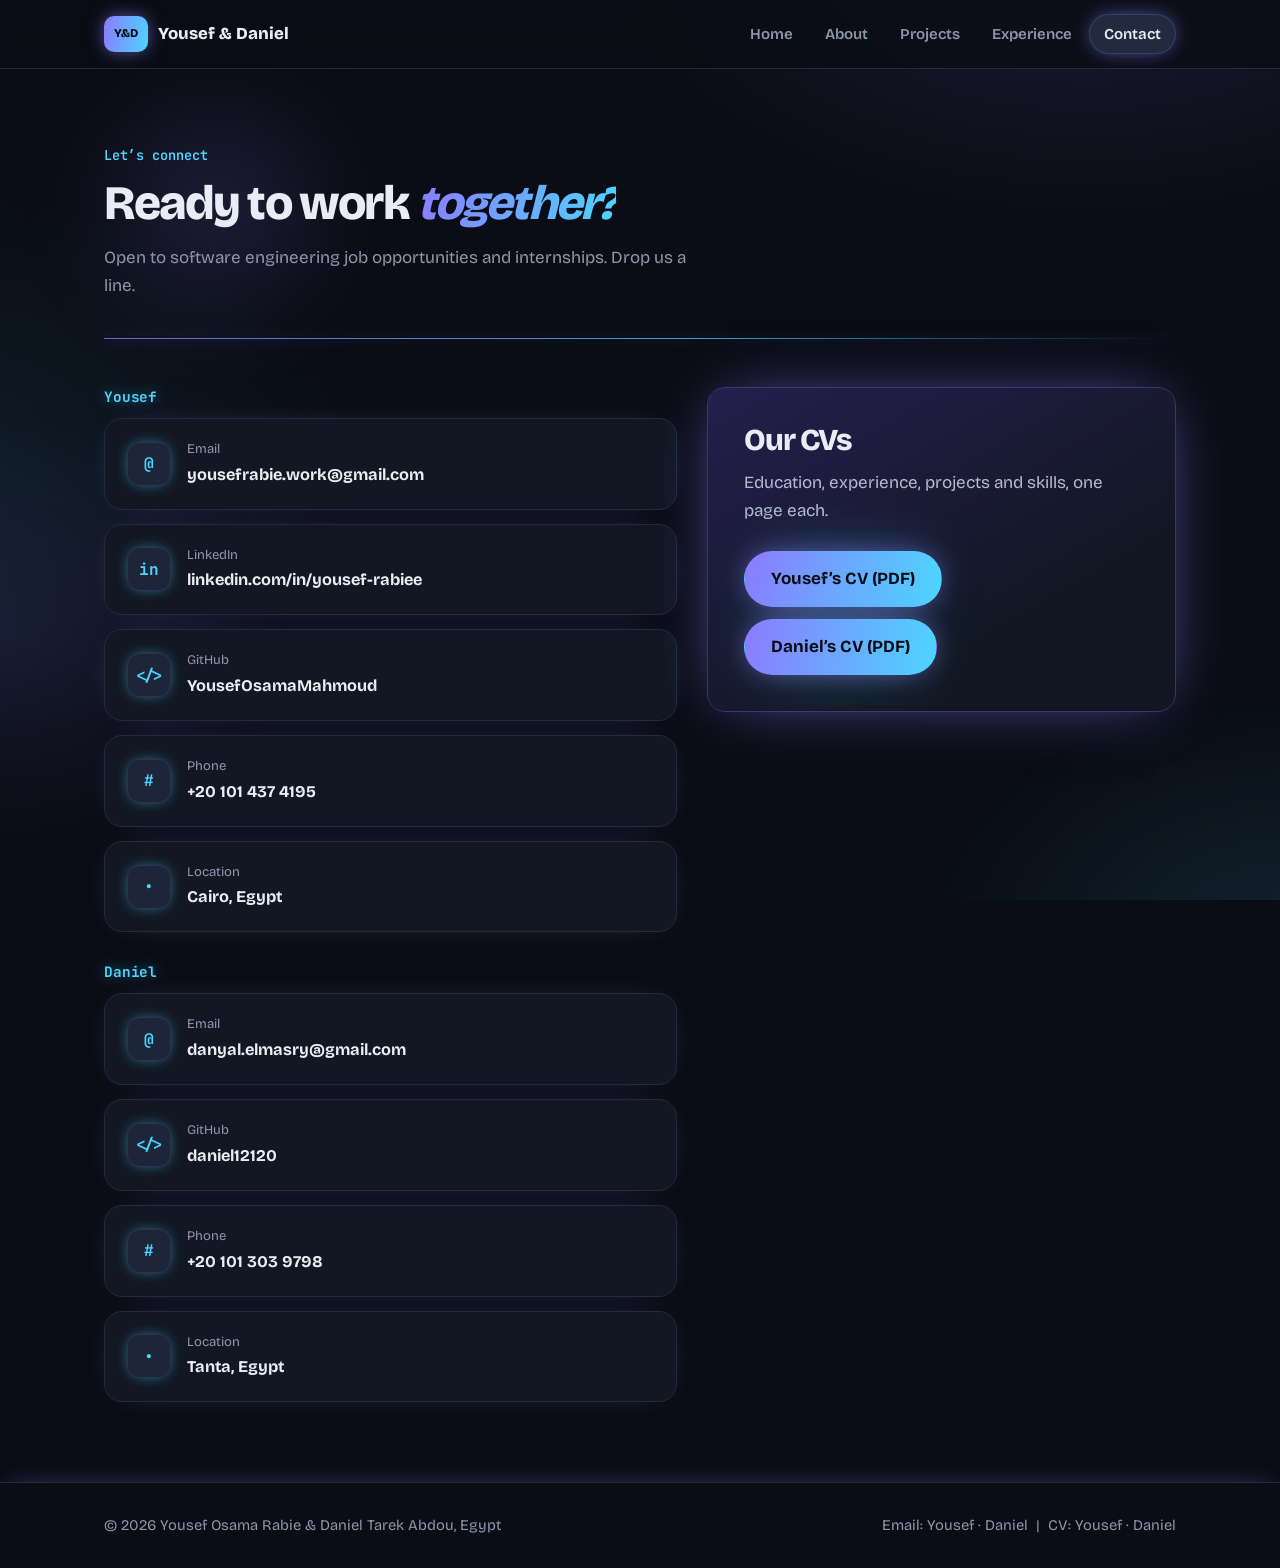
<file: contact.html>
<!DOCTYPE html>
<html lang="en">
<head>
<meta charset="utf-8">
<meta name="viewport" content="width=device-width, initial-scale=1">
<title>Contact | Yousef Rabie &amp; Daniel Abdou</title>
<meta name="description" content="Yousef Rabie and Daniel Abdou: software engineering students building reliable backends, APIs and AI-powered data systems.">
<link rel="preconnect" href="https://fonts.googleapis.com">
<link rel="preconnect" href="https://fonts.gstatic.com" crossorigin>
<link href="https://fonts.googleapis.com/css2?family=Bricolage+Grotesque:opsz,wght@12..96,400;12..96,600;12..96,800&family=JetBrains+Mono:wght@400;600&display=swap" rel="stylesheet">
<link rel="stylesheet" href="style.css">
</head>
<body>
<header><div class="wrap"><nav aria-label="Main">
<a class="brand" href="index.html"><span class="logo">Y&amp;D</span>Yousef &amp; Daniel</a>
<ul>
<li><a href="index.html">Home</a></li>
<li><a href="about.html">About</a></li>
<li><a href="projects.html">Projects</a></li>
<li><a href="experience.html">Experience</a></li>
<li><a href="contact.html" aria-current="page">Contact</a></li>
</ul></nav></div></header>
<main>
<div class="wrap">
<div class="page-head"><span class="tag">Let&rsquo;s connect</span><h2>Ready to work <span class="g">together?</span></h2><p class="sub">Open to software engineering job opportunities and internships. Drop us a line.</p></div>
<section class="block"><div class="contact">
<div>
<h3 class="who">Yousef</h3>
<ul class="links">
<li><a class="card" href="mailto:yousefrabie.work@gmail.com"><span class="ico">@</span><span><small>Email</small><strong>yousefrabie.work@gmail.com</strong></span></a></li>
<li><a class="card" href="https://linkedin.com/in/yousef-rabiee" target="_blank" rel="noopener"><span class="ico">in</span><span><small>LinkedIn</small><strong>linkedin.com/in/yousef-rabiee</strong></span></a></li>
<li><a class="card" href="https://github.com/YousefOsamaMahmoud" target="_blank" rel="noopener"><span class="ico">&lt;/&gt;</span><span><small>GitHub</small><strong>YousefOsamaMahmoud</strong></span></a></li>
<li><a class="card" href="tel:+201014374195"><span class="ico">#</span><span><small>Phone</small><strong>+20 101 437 4195</strong></span></a></li>
<li><div class="card"><span class="ico">&bull;</span><span><small>Location</small><strong>Cairo, Egypt</strong></span></div></li>
</ul>
<h3 class="who">Daniel</h3>
<ul class="links">
<li><a class="card" href="mailto:danyal.elmasry@gmail.com"><span class="ico">@</span><span><small>Email</small><strong>danyal.elmasry@gmail.com</strong></span></a></li>
<li><a class="card" href="https://github.com/daniel12120" target="_blank" rel="noopener"><span class="ico">&lt;/&gt;</span><span><small>GitHub</small><strong>daniel12120</strong></span></a></li>
<li><a class="card" href="tel:+201013039798"><span class="ico">#</span><span><small>Phone</small><strong>+20 101 303 9798</strong></span></a></li>
<li><div class="card"><span class="ico">&bull;</span><span><small>Location</small><strong>Tanta, Egypt</strong></span></div></li>
</ul>
</div>
<div class="card cv"><h2>Our CVs</h2><p>Education, experience, projects and skills, one page each.</p><div class="btns"><a class="btn primary" href="assets/Yousef_Rabie_CV.pdf" download>Yousef&rsquo;s CV (PDF)</a><a class="btn primary" href="assets/Daniel_Abdou_CV.pdf" download>Daniel&rsquo;s CV (PDF)</a></div></div>
</div></section>
</div>
</main>
<footer><div class="wrap"><span>&copy; 2026 Yousef Osama Rabie &amp; Daniel Tarek Abdou, Egypt</span><span>Email: <a href="mailto:yousefrabie.work@gmail.com">Yousef</a> &middot; <a href="mailto:danyal.elmasry@gmail.com">Daniel</a> &nbsp;|&nbsp; CV: <a href="assets/Yousef_Rabie_CV.pdf" download>Yousef</a> &middot; <a href="assets/Daniel_Abdou_CV.pdf" download>Daniel</a></span></div></footer>
</body>
</html>
</file>
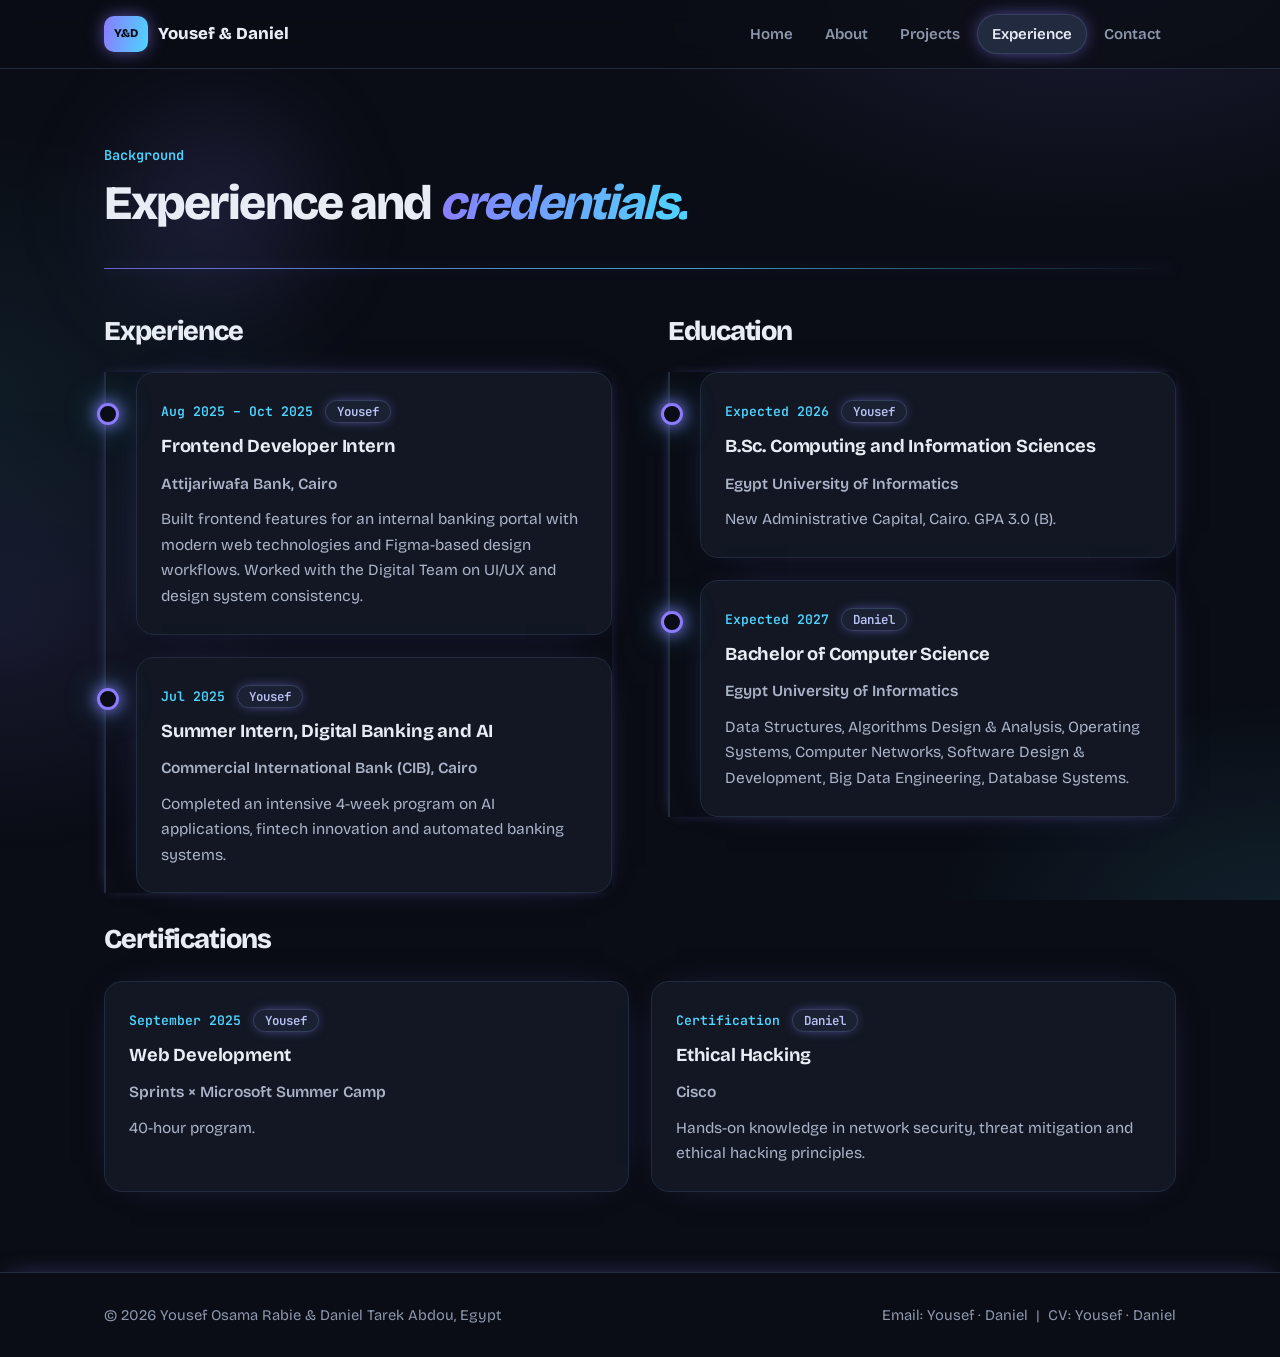
<file: experience.html>
<!DOCTYPE html>
<html lang="en">
<head>
<meta charset="utf-8">
<meta name="viewport" content="width=device-width, initial-scale=1">
<title>Experience | Yousef Rabie &amp; Daniel Abdou</title>
<meta name="description" content="Yousef Rabie and Daniel Abdou: software engineering students building reliable backends, APIs and AI-powered data systems.">
<link rel="preconnect" href="https://fonts.googleapis.com">
<link rel="preconnect" href="https://fonts.gstatic.com" crossorigin>
<link href="https://fonts.googleapis.com/css2?family=Bricolage+Grotesque:opsz,wght@12..96,400;12..96,600;12..96,800&family=JetBrains+Mono:wght@400;600&display=swap" rel="stylesheet">
<link rel="stylesheet" href="style.css">
</head>
<body>
<header><div class="wrap"><nav aria-label="Main">
<a class="brand" href="index.html"><span class="logo">Y&amp;D</span>Yousef &amp; Daniel</a>
<ul>
<li><a href="index.html">Home</a></li>
<li><a href="about.html">About</a></li>
<li><a href="projects.html">Projects</a></li>
<li><a href="experience.html" aria-current="page">Experience</a></li>
<li><a href="contact.html">Contact</a></li>
</ul></nav></div></header>
<main>
<div class="wrap">
<div class="page-head"><span class="tag">Background</span><h2>Experience and <span class="g">credentials.</span></h2></div>
<section class="block"><div class="cols eq">
<div><h2>Experience</h2>
<ul class="tl">
<li class="card"><span class="when">Aug 2025 &ndash; Oct 2025</span> <span class="by">Yousef</span><h3>Frontend Developer Intern</h3><p class="org">Attijariwafa Bank, Cairo</p><p>Built frontend features for an internal banking portal with modern web technologies and Figma-based design workflows. Worked with the Digital Team on UI/UX and design system consistency.</p></li>
<li class="card"><span class="when">Jul 2025</span> <span class="by">Yousef</span><h3>Summer Intern, Digital Banking and AI</h3><p class="org">Commercial International Bank (CIB), Cairo</p><p>Completed an intensive 4-week program on AI applications, fintech innovation and automated banking systems.</p></li>
</ul></div>
<div class="side">
<h2>Education</h2>
<ul class="tl">
<li class="card"><span class="when">Expected 2026</span> <span class="by">Yousef</span><h3>B.Sc. Computing and Information Sciences</h3><p class="org">Egypt University of Informatics</p><p>New Administrative Capital, Cairo. GPA 3.0 (B).</p></li>
<li class="card"><span class="when">Expected 2027</span> <span class="by">Daniel</span><h3>Bachelor of Computer Science</h3><p class="org">Egypt University of Informatics</p><p>Data Structures, Algorithms Design &amp; Analysis, Operating Systems, Computer Networks, Software Design &amp; Development, Big Data Engineering, Database Systems.</p></li>
</ul>
</div></div>
<h2 class="sp2">Certifications</h2>
<ul class="tl two">
<li class="card"><span class="when">September 2025</span> <span class="by">Yousef</span><h3>Web Development</h3><p class="org">Sprints &times; Microsoft Summer Camp</p><p>40-hour program.</p></li>
<li class="card"><span class="when">Certification</span> <span class="by">Daniel</span><h3>Ethical Hacking</h3><p class="org">Cisco</p><p>Hands-on knowledge in network security, threat mitigation and ethical hacking principles.</p></li>
</ul>
</section>
</div>
</main>
<footer><div class="wrap"><span>&copy; 2026 Yousef Osama Rabie &amp; Daniel Tarek Abdou, Egypt</span><span>Email: <a href="mailto:yousefrabie.work@gmail.com">Yousef</a> &middot; <a href="mailto:danyal.elmasry@gmail.com">Daniel</a> &nbsp;|&nbsp; CV: <a href="assets/Yousef_Rabie_CV.pdf" download>Yousef</a> &middot; <a href="assets/Daniel_Abdou_CV.pdf" download>Daniel</a></span></div></footer>
</body>
</html>
</file>
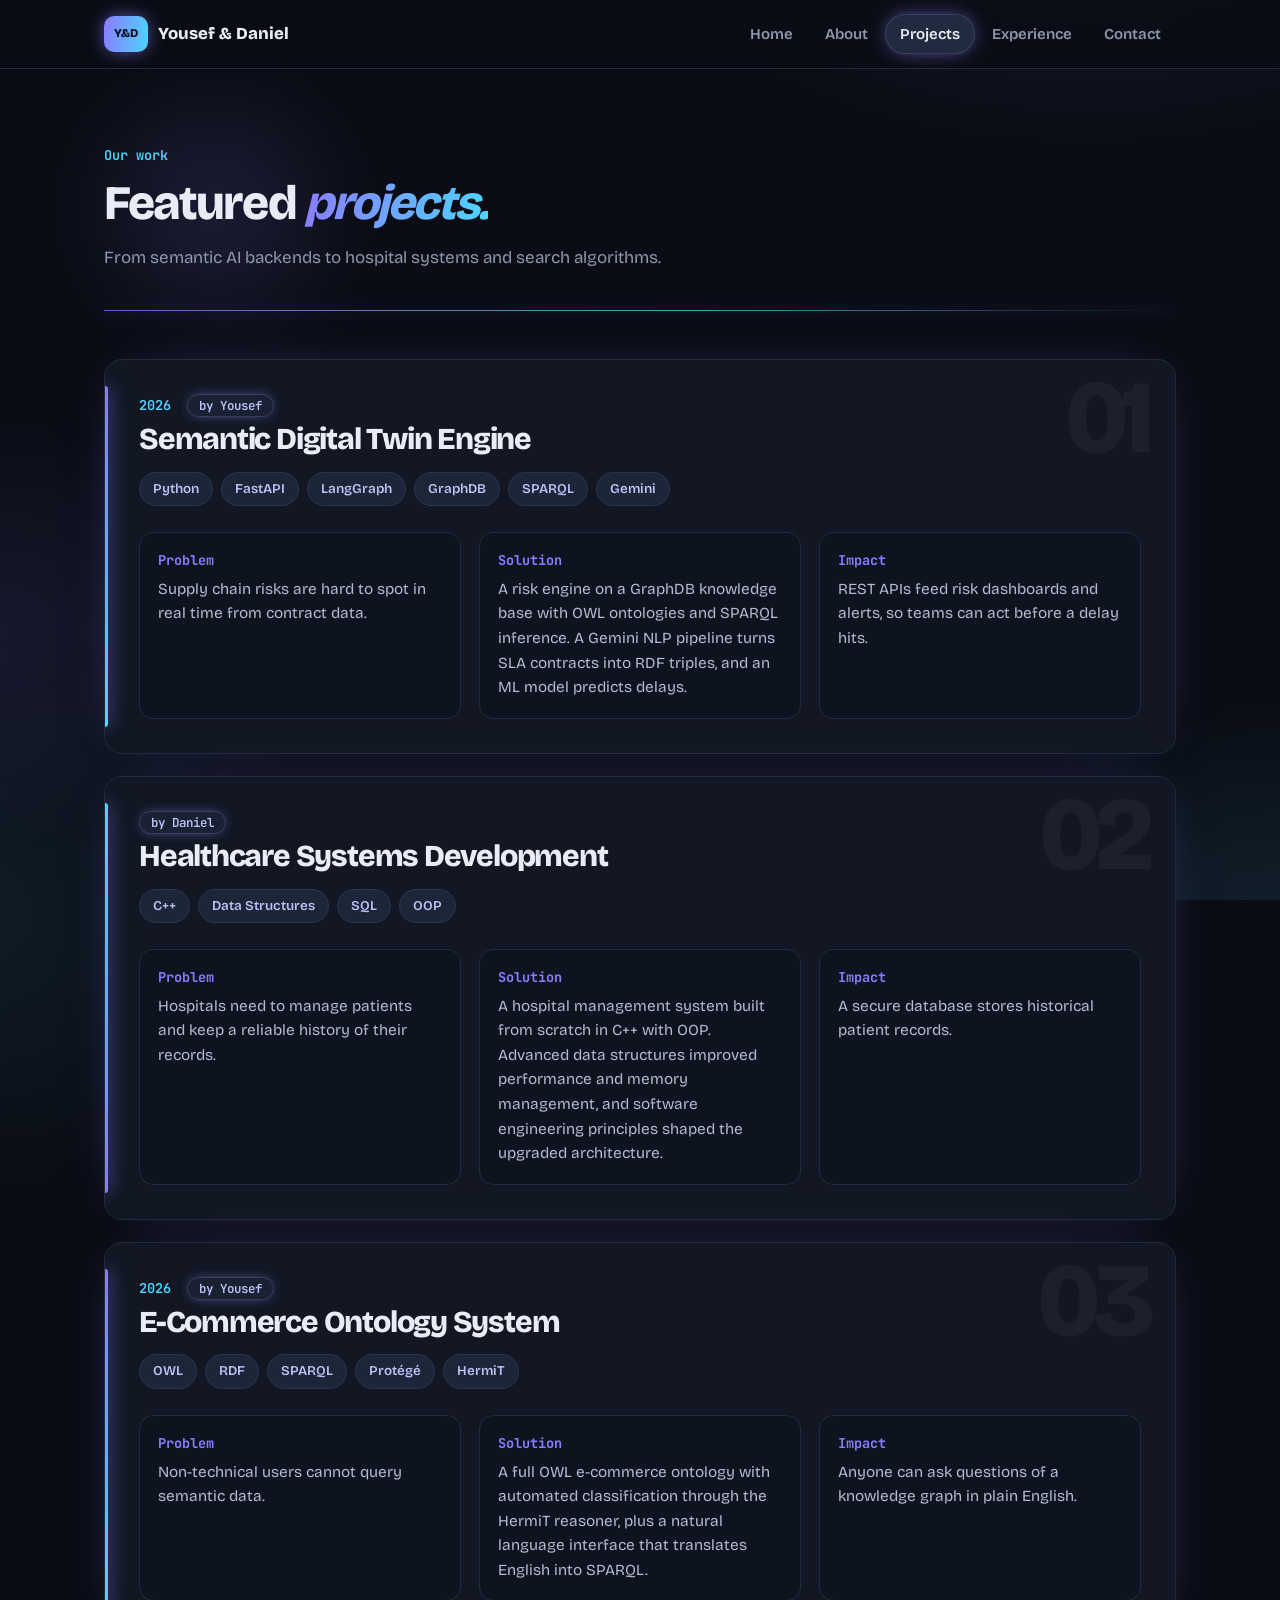
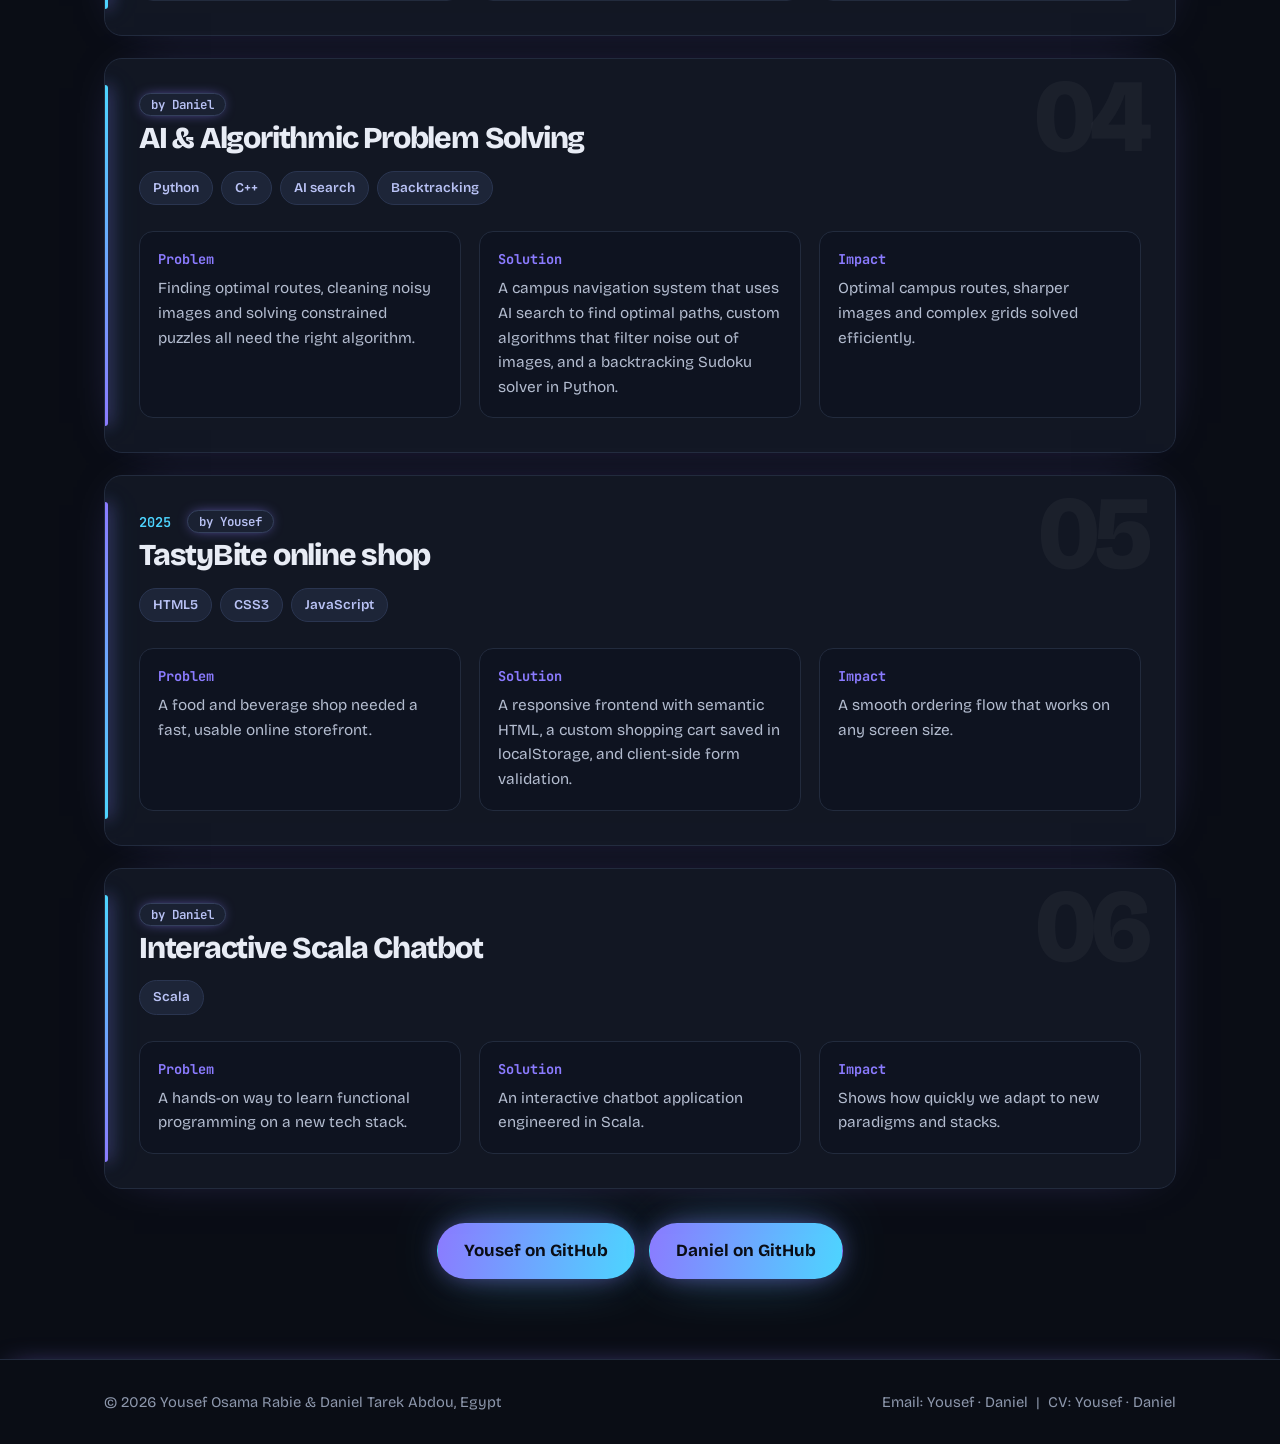
<file: projects.html>
<!DOCTYPE html>
<html lang="en">
<head>
<meta charset="utf-8">
<meta name="viewport" content="width=device-width, initial-scale=1">
<title>Projects | Yousef Rabie &amp; Daniel Abdou</title>
<meta name="description" content="Yousef Rabie and Daniel Abdou: software engineering students building reliable backends, APIs and AI-powered data systems.">
<link rel="preconnect" href="https://fonts.googleapis.com">
<link rel="preconnect" href="https://fonts.gstatic.com" crossorigin>
<link href="https://fonts.googleapis.com/css2?family=Bricolage+Grotesque:opsz,wght@12..96,400;12..96,600;12..96,800&family=JetBrains+Mono:wght@400;600&display=swap" rel="stylesheet">
<link rel="stylesheet" href="style.css">
</head>
<body>
<header><div class="wrap"><nav aria-label="Main">
<a class="brand" href="index.html"><span class="logo">Y&amp;D</span>Yousef &amp; Daniel</a>
<ul>
<li><a href="index.html">Home</a></li>
<li><a href="about.html">About</a></li>
<li><a href="projects.html" aria-current="page">Projects</a></li>
<li><a href="experience.html">Experience</a></li>
<li><a href="contact.html">Contact</a></li>
</ul></nav></div></header>
<main>
<div class="wrap">
<div class="page-head"><span class="tag">Our work</span><h2>Featured <span class="g">projects.</span></h2><p class="sub">From semantic AI backends to hospital systems and search algorithms.</p></div>
<section class="block">
<article class="card proj"><span class="n">01</span><div class="top"><span class="year">2026</span><span class="by">by Yousef</span></div><h2>Semantic Digital Twin Engine</h2>
<ul class="chips"><li>Python</li><li>FastAPI</li><li>LangGraph</li><li>GraphDB</li><li>SPARQL</li><li>Gemini</li></ul>
<div class="psi"><div><h4>Problem</h4><p>Supply chain risks are hard to spot in real time from contract data.</p></div>
<div><h4>Solution</h4><p>A risk engine on a GraphDB knowledge base with OWL ontologies and SPARQL inference. A Gemini NLP pipeline turns SLA contracts into RDF triples, and an ML model predicts delays.</p></div>
<div><h4>Impact</h4><p>REST APIs feed risk dashboards and alerts, so teams can act before a delay hits.</p></div></div></article>
<article class="card proj"><span class="n">02</span><div class="top"><span class="by">by Daniel</span></div><h2>Healthcare Systems Development</h2>
<ul class="chips"><li>C++</li><li>Data Structures</li><li>SQL</li><li>OOP</li></ul>
<div class="psi"><div><h4>Problem</h4><p>Hospitals need to manage patients and keep a reliable history of their records.</p></div>
<div><h4>Solution</h4><p>A hospital management system built from scratch in C++ with OOP. Advanced data structures improved performance and memory management, and software engineering principles shaped the upgraded architecture.</p></div>
<div><h4>Impact</h4><p>A secure database stores historical patient records.</p></div></div></article>
<article class="card proj"><span class="n">03</span><div class="top"><span class="year">2026</span><span class="by">by Yousef</span></div><h2>E-Commerce Ontology System</h2>
<ul class="chips"><li>OWL</li><li>RDF</li><li>SPARQL</li><li>Prot&eacute;g&eacute;</li><li>HermiT</li></ul>
<div class="psi"><div><h4>Problem</h4><p>Non-technical users cannot query semantic data.</p></div>
<div><h4>Solution</h4><p>A full OWL e-commerce ontology with automated classification through the HermiT reasoner, plus a natural language interface that translates English into SPARQL.</p></div>
<div><h4>Impact</h4><p>Anyone can ask questions of a knowledge graph in plain English.</p></div></div></article>
<article class="card proj"><span class="n">04</span><div class="top"><span class="by">by Daniel</span></div><h2>AI &amp; Algorithmic Problem Solving</h2>
<ul class="chips"><li>Python</li><li>C++</li><li>AI search</li><li>Backtracking</li></ul>
<div class="psi"><div><h4>Problem</h4><p>Finding optimal routes, cleaning noisy images and solving constrained puzzles all need the right algorithm.</p></div>
<div><h4>Solution</h4><p>A campus navigation system that uses AI search to find optimal paths, custom algorithms that filter noise out of images, and a backtracking Sudoku solver in Python.</p></div>
<div><h4>Impact</h4><p>Optimal campus routes, sharper images and complex grids solved efficiently.</p></div></div></article>
<article class="card proj"><span class="n">05</span><div class="top"><span class="year">2025</span><span class="by">by Yousef</span></div><h2>TastyBite online shop</h2>
<ul class="chips"><li>HTML5</li><li>CSS3</li><li>JavaScript</li></ul>
<div class="psi"><div><h4>Problem</h4><p>A food and beverage shop needed a fast, usable online storefront.</p></div>
<div><h4>Solution</h4><p>A responsive frontend with semantic HTML, a custom shopping cart saved in localStorage, and client-side form validation.</p></div>
<div><h4>Impact</h4><p>A smooth ordering flow that works on any screen size.</p></div></div></article>
<article class="card proj"><span class="n">06</span><div class="top"><span class="by">by Daniel</span></div><h2>Interactive Scala Chatbot</h2>
<ul class="chips"><li>Scala</li></ul>
<div class="psi"><div><h4>Problem</h4><p>A hands-on way to learn functional programming on a new tech stack.</p></div>
<div><h4>Solution</h4><p>An interactive chatbot application engineered in Scala.</p></div>
<div><h4>Impact</h4><p>Shows how quickly we adapt to new paradigms and stacks.</p></div></div></article>
<p class="more"><a class="btn primary" href="https://github.com/YousefOsamaMahmoud" target="_blank" rel="noopener">Yousef on GitHub</a> <a class="btn primary" href="https://github.com/daniel12120" target="_blank" rel="noopener">Daniel on GitHub</a></p>
</section>
</div>
</main>
<footer><div class="wrap"><span>&copy; 2026 Yousef Osama Rabie &amp; Daniel Tarek Abdou, Egypt</span><span>Email: <a href="mailto:yousefrabie.work@gmail.com">Yousef</a> &middot; <a href="mailto:danyal.elmasry@gmail.com">Daniel</a> &nbsp;|&nbsp; CV: <a href="assets/Yousef_Rabie_CV.pdf" download>Yousef</a> &middot; <a href="assets/Daniel_Abdou_CV.pdf" download>Daniel</a></span></div></footer>
</body>
</html>
</file>
<file: style.css>
:root{--bg:#0a0d15;--card:#121723;--card2:#171d2c;--line:#222b3d;--ink:#e8ecf5;--muted:#8d97ac;--a:#8b7bff;--b:#4dd5ff;--grad:linear-gradient(100deg,var(--a),var(--b));--r:18px;
--sans:"Bricolage Grotesque","Segoe UI",system-ui,-apple-system,sans-serif;--mono:"JetBrains Mono",ui-monospace,Menlo,Consolas,monospace}
*{box-sizing:border-box;margin:0}
html{scroll-behavior:smooth;color-scheme:dark}
body{font:17px/1.65 var(--sans);background:var(--bg);color:var(--ink);-webkit-font-smoothing:antialiased;
background-image:radial-gradient(700px 420px at 85% -5%,#8b7bff26,transparent 70%),radial-gradient(600px 400px at -5% 30%,#4dd5ff14,transparent 70%);background-repeat:no-repeat}
a{color:inherit}
:focus-visible{outline:3px solid var(--b);outline-offset:3px;border-radius:8px}
.wrap{max-width:1120px;margin:0 auto;padding:0 24px}
.g{background:var(--grad);-webkit-background-clip:text;background-clip:text;color:transparent;font-style:italic}

/* nav (same on every page) */
header{position:sticky;top:0;z-index:10;background:#0a0d15cc;backdrop-filter:blur(12px);border-bottom:1px solid var(--line)}
nav{display:flex;align-items:center;justify-content:space-between;gap:16px;min-height:68px;flex-wrap:wrap;padding-block:8px}
.brand{display:flex;align-items:center;gap:10px;font-weight:800;text-decoration:none;font-size:1.05rem}
.logo{width:36px;height:36px;border-radius:10px;background:var(--grad);color:#0a0d15;display:grid;place-items:center;font-weight:800;font-size:.9rem}
nav ul{display:flex;gap:2px;list-style:none;padding:0;flex-wrap:wrap}
nav li a{display:block;padding:8px 15px;border-radius:999px;text-decoration:none;font-weight:600;font-size:.94rem;color:var(--muted);transition:color .15s,background .15s}
nav li a:hover{color:var(--ink);background:#1a2132}
nav li a[aria-current=page]{color:var(--ink);background:#222a40;box-shadow:inset 0 0 0 1px #34405c}

/* buttons */
.btn{display:inline-block;padding:13px 26px;border-radius:999px;font-weight:700;text-decoration:none;border:1.5px solid #34405c;transition:transform .15s,box-shadow .15s,border-color .15s}
.btn:hover{transform:translateY(-2px);border-color:var(--a)}
.btn.primary{background:var(--grad);border-color:transparent;color:#0a0d15}
.btn.primary:hover{box-shadow:0 10px 30px -8px #8b7bff99}
.actions{display:flex;gap:12px;flex-wrap:wrap;margin-top:34px}

/* labels + headings */
.tag{display:inline-block;font:600 .85rem var(--mono);color:var(--b);margin-bottom:14px}
h1{font-size:clamp(2.4rem,5vw,4.2rem);line-height:1.06;letter-spacing:-.035em;font-weight:800}
.name{font-size:1.1rem;font-weight:600;color:#c4cbdc;letter-spacing:-.01em;margin-bottom:14px}
h2{font-size:clamp(2rem,4.2vw,3rem);letter-spacing:-.04em;line-height:1.08;font-weight:800}
h3{font-size:1.15rem;letter-spacing:-.01em}
.page-head{padding-block:72px 28px}
.sub{color:var(--muted);margin-top:14px;max-width:54ch}
section.block{padding-block:20px 80px}
.card{background:var(--card);border:1px solid var(--line);border-radius:var(--r);transition:border-color .2s,transform .2s}
.card:hover{border-color:#3b4767}

/* home */
.hero{display:grid;grid-template-columns:1.5fr .5fr;gap:48px;align-items:center;padding-block:84px 56px}
.slogan-unused{font-size:clamp(1.25rem,2.4vw,1.6rem);color:#c4cbdc;margin-top:22px;letter-spacing:-.02em;font-weight:600}
.lead{color:var(--muted);margin-top:22px;font-size:1.15rem;max-width:42ch}
.status{display:inline-flex;align-items:center;gap:10px;padding:7px 16px;border-radius:999px;border:1px solid var(--line);background:var(--card);font-size:.9rem;font-weight:600;color:#c4cbdc;margin-bottom:26px}
.status::before{content:"";width:9px;height:9px;border-radius:50%;background:#46e3a5;box-shadow:0 0 0 4px #46e3a533}
.profile{max-width:300px;justify-self:end;padding:14px 14px 22px;text-align:center;background:linear-gradient(180deg,var(--card2),var(--card))}
.avatar{width:132px;height:132px;margin:0 auto 20px;border-radius:50%;background:#1b2335;display:grid;place-items:center;font-size:2.4rem;font-weight:800;position:relative}
.avatar::before{content:"";position:absolute;inset:-4px;border-radius:50%;background:var(--grad);z-index:-1}
.avatar::after{content:"";position:absolute;inset:0;border-radius:50%;background:#1b2335;z-index:-1}
.profile h3{font-size:1.35rem}
.profile p{color:var(--muted);font-size:.95rem}
.chips{display:flex;flex-wrap:wrap;gap:8px;list-style:none;padding:0}
.profile .chips{justify-content:center;margin-top:18px}
.chips li{padding:5px 13px;border-radius:999px;background:#1d2538;border:1px solid #2a3550;color:#b9c2f5;font-weight:600;font-size:.84rem}
.stats{display:grid;grid-template-columns:repeat(4,1fr);gap:16px;padding-bottom:90px}
.stat{padding:24px;text-align:center}
.stat b{display:block;font-size:2.4rem;letter-spacing:-.04em;line-height:1.1;background:var(--grad);-webkit-background-clip:text;background-clip:text;color:transparent}
.stat span{color:var(--muted);font-size:.92rem}

/* about */
.about{display:grid;grid-template-columns:1fr 1fr;gap:56px;align-items:start}
.bio{font-size:1.2rem;line-height:1.65;color:#c4cbdc}
.bio strong{color:var(--ink)}
.skills{display:grid;grid-template-columns:repeat(3,1fr);gap:18px;margin-top:56px}
.skill{padding:24px}
.ico{width:44px;height:44px;border-radius:12px;background:#1d2538;border:1px solid #2a3550;color:var(--b);display:grid;place-items:center;font:700 1rem var(--mono);margin-bottom:16px}
.skill h3{margin-bottom:14px}

/* projects */
.proj{padding:34px;margin-bottom:22px;position:relative;overflow:hidden}
.proj .n{position:absolute;right:28px;top:6px;font-size:6.5rem;font-weight:800;letter-spacing:-.06em;color:#ffffff0a;line-height:1;pointer-events:none}
.proj .top{display:flex;flex-wrap:wrap;gap:16px;align-items:center;margin-bottom:6px}
.proj .year{font:600 .85rem var(--mono);color:var(--b)}
.proj h2{font-size:1.9rem;margin:6px 0 16px}
.proj .chips{margin-bottom:26px}
.psi{display:grid;grid-template-columns:repeat(3,1fr);gap:18px}
.psi div{padding:18px;border-radius:14px;background:#0e1320;border:1px solid var(--line)}
.psi h4{font:700 .85rem var(--mono);color:var(--a);margin-bottom:8px}
.psi p{color:#b3bccf;font-size:.96rem;line-height:1.6}
.more{margin-top:34px;text-align:center}

/* experience */
.cols{display:grid;grid-template-columns:1.3fr 1fr;gap:56px}
.cols h2{font-size:1.7rem;margin-bottom:26px}
.tl{list-style:none;padding:0 0 0 30px;border-left:2px solid var(--line)}
.tl li{position:relative;margin-bottom:22px;padding:24px}
.tl li::before{content:"";position:absolute;left:-40px;top:30px;width:16px;height:16px;border-radius:50%;background:var(--bg);border:3px solid var(--a);box-shadow:0 0 14px #8b7bffaa}
.when{font:600 .82rem var(--mono);color:var(--b)}
.tl h3{margin:6px 0 2px}
.org{font-weight:600;color:#b9c2f5}
.tl p{margin-top:10px;color:#aab3c8;font-size:.97rem}
.side .tl{margin-bottom:46px}

/* contact */
.contact{display:grid;grid-template-columns:1.1fr .9fr;gap:30px;align-items:start}
.links{list-style:none;padding:0;display:grid;gap:14px}
.links a,.links div{display:flex;align-items:center;gap:16px;padding:20px 22px;text-decoration:none}
.links .ico{margin:0;flex:none}
.links small{display:block;color:var(--muted);font-size:.82rem}
.links strong{font-size:1.02rem;word-break:break-word}
.cv{padding:36px;background:linear-gradient(150deg,#241f4d,#121723 70%);border-color:#3a3573}
.cv h2{font-size:1.9rem}
.cv p{color:#b3bccf;margin:12px 0 26px}

footer{border-top:1px solid var(--line);padding-block:30px;color:var(--muted);font-size:.92rem}
footer .wrap{display:flex;justify-content:space-between;gap:12px;flex-wrap:wrap}
footer a{text-decoration:none}footer a:hover{color:var(--ink)}

@media(max-width:900px){
 .profile{justify-self:start}
 .hero,.about,.cols,.contact{grid-template-columns:1fr;gap:40px}
 .hero{padding-block:48px 32px}
 .stats{grid-template-columns:repeat(2,1fr)}
 .skills,.psi{grid-template-columns:1fr}
 .proj .n{font-size:4rem}
}
@media(prefers-reduced-motion:reduce){*{transition:none!important;scroll-behavior:auto!important}}

.photo{display:block;width:100%;aspect-ratio:4/5;object-fit:cover;object-position:50% 20%;border-radius:12px;margin-bottom:16px;border:1px solid var(--line)}

/* ---- v5: circular photo + soft neon glow ---- */
.hero{grid-template-columns:1.4fr .6fr;position:relative}
.hero::before{content:"";position:absolute;right:4%;top:50%;width:520px;height:520px;transform:translateY(-50%);background:radial-gradient(circle,#8b7bff40,#4dd5ff1f 45%,transparent 70%);filter:blur(40px);z-index:-1;pointer-events:none}
.hero::after{content:"";position:absolute;left:-8%;bottom:-10%;width:380px;height:380px;background:radial-gradient(circle,#4dd5ff26,transparent 70%);filter:blur(50px);z-index:-1;pointer-events:none}
.profile{max-width:280px;justify-self:center;padding:28px 22px 24px;background:linear-gradient(180deg,#161c2bcc,#101521cc);border-color:#2e3957;box-shadow:0 0 50px -14px #8b7bff88,0 0 90px -30px #4dd5ff66;backdrop-filter:blur(6px)}
.photo{width:176px;height:176px;aspect-ratio:1;border-radius:50%;object-fit:cover;object-position:50% 18%;padding:4px;background:var(--grad);border:0;margin:0 auto 18px;box-shadow:0 0 28px #8b7bffaa,0 0 70px #4dd5ff55}
.profile .chips{margin-top:14px}
.profile .chips li{box-shadow:0 0 14px -6px #8b7bff}
h1 .g{filter:drop-shadow(0 0 18px #8b7bff66)}
.btn.primary{box-shadow:0 0 26px -6px #8b7bffaa,0 0 60px -20px #4dd5ff}
.btn.primary:hover{box-shadow:0 0 34px -4px #8b7bff,0 0 80px -14px #4dd5ff}
.stat{box-shadow:0 0 34px -16px #8b7bff99}
.card:hover{box-shadow:0 0 44px -14px #8b7bffaa;border-color:#4a5a86}
.logo{box-shadow:0 0 18px -2px #8b7bffbb}
nav li a[aria-current=page]{box-shadow:inset 0 0 0 1px #34405c,0 0 20px -6px #8b7bff}
.tl li::before{box-shadow:0 0 16px #8b7bff,0 0 30px #4dd5ff88}
.cv{box-shadow:0 0 60px -20px #8b7bffcc}
.page-head{position:relative}
.page-head::before{content:"";position:absolute;left:-60px;top:20px;width:340px;height:240px;background:radial-gradient(circle,#8b7bff2e,transparent 70%);filter:blur(40px);z-index:-1;pointer-events:none}
@media(max-width:900px){.hero::before{right:-20%;width:380px;height:380px}.profile{justify-self:start}}

/* ---- v6: two of us + neon across pages ---- */
.logo{width:44px;font-size:.74rem;letter-spacing:-.02em}
.hero{grid-template-columns:1.1fr .9fr}
.profile.duo{max-width:400px;justify-self:end;padding:28px 24px 24px}
.pair{display:grid;grid-template-columns:1fr 1fr;gap:18px}
.duo figure{margin:0}
.duo .photo{width:132px;height:132px;margin:0 auto 14px}
.duo h3{font-size:1.08rem}
.duo p{font-size:.84rem;line-height:1.4;margin-top:2px}
.photo.alt{background:linear-gradient(200deg,var(--b),var(--a));box-shadow:0 0 28px #4dd5ffaa,0 0 70px #8b7bff55}

/* ambient neon on every page */
body::before{content:"";position:fixed;inset:0;z-index:-1;pointer-events:none;
background:radial-gradient(520px 360px at 100% 105%,#4dd5ff1c,transparent 70%),radial-gradient(420px 320px at 0% 70%,#8b7bff1a,transparent 70%)}
.page-head::after{content:"";display:block;height:1px;margin-top:38px;background:linear-gradient(90deg,var(--a),var(--b) 55%,transparent);box-shadow:0 0 14px #8b7bff99,0 0 30px #4dd5ff44;opacity:.75}
footer{box-shadow:0 -1px 28px -12px #8b7bffaa}

/* who-pill */
.by{display:inline-block;font:600 .78rem var(--mono);color:#b9c2f5;padding:2px 11px;border-radius:999px;border:1px solid #34405c;background:#1a2132;box-shadow:0 0 14px -5px #8b7bff;vertical-align:middle}
.proj .top .by{margin:0}
.when+.by{margin-left:8px}

/* about */
.intro{max-width:62ch;margin-bottom:34px}
.people{display:grid;grid-template-columns:1fr 1fr;gap:22px}
.person{display:flex;gap:22px;align-items:center;padding:24px;box-shadow:0 0 44px -22px #8b7bffaa}
.person .photo.sm{width:116px;height:116px;flex:none;margin:0}
.person h3{font-size:1.25rem}
.person .role{font:600 .82rem var(--mono);color:var(--b);margin:2px 0 8px}
.person .bio{font-size:1rem;line-height:1.6}
.skills{margin-top:22px}
.skill:hover .ico{box-shadow:0 0 18px -2px #4dd5ffaa}
.ico{box-shadow:0 0 16px -6px #4dd5ff}

/* projects */
.proj{box-shadow:0 0 50px -30px #8b7bff99}
.proj::before{content:"";position:absolute;left:0;top:26px;bottom:26px;width:3px;border-radius:0 3px 3px 0;background:linear-gradient(180deg,var(--a),var(--b));box-shadow:0 0 16px #8b7bff,0 0 30px #4dd5ff66}
.proj:nth-of-type(even)::before{background:linear-gradient(180deg,var(--b),var(--a))}
.more{display:flex;gap:14px;justify-content:center;flex-wrap:wrap}

/* experience */
.tl{box-shadow:-1px 0 14px -8px #8b7bffcc}
.tl li{box-shadow:0 0 40px -26px #8b7bff99}

/* contact */
.who{font:700 .9rem var(--mono);color:var(--b);margin:0 0 12px;text-shadow:0 0 14px #4dd5ff88}
.contact>div:first-child .links+.who{margin-top:30px}
.links .card{box-shadow:0 0 34px -24px #8b7bff}
.links a.card:hover .ico{box-shadow:0 0 18px -2px #4dd5ffaa}
.cv .btns{display:flex;flex-direction:column;gap:12px;align-items:flex-start}
.cv{position:sticky;top:96px}

@media(max-width:900px){
 .hero{grid-template-columns:1fr}
 .profile.duo{justify-self:start;width:100%;max-width:400px}
 .people{grid-template-columns:1fr}

 .cv{position:static}
}
@media(max-width:480px){
 .duo .photo{width:108px;height:108px}
 .person{flex-direction:column;text-align:center}
 .pair{gap:10px}
}
.cols h2.sp{margin-top:46px}
.tl:last-child{margin-bottom:0}
.cols.eq{grid-template-columns:1fr 1fr}
.sp2{font-size:1.7rem;margin:10px 0 26px}
.tl.two{display:grid;grid-template-columns:1fr 1fr;gap:22px;border-left:0;padding-left:0;box-shadow:none}
.tl.two li{margin-bottom:0}
.tl.two li::before{display:none}
@media(max-width:900px){.cols.eq,.tl.two{grid-template-columns:1fr}}
html,body{overflow-x:clip}
.stats{grid-template-columns:repeat(4,minmax(0,1fr))}
.stat b{font-size:clamp(1.6rem,6.5vw,2.4rem)}
@media(max-width:900px){.stats{grid-template-columns:repeat(2,minmax(0,1fr))}}
</file>
